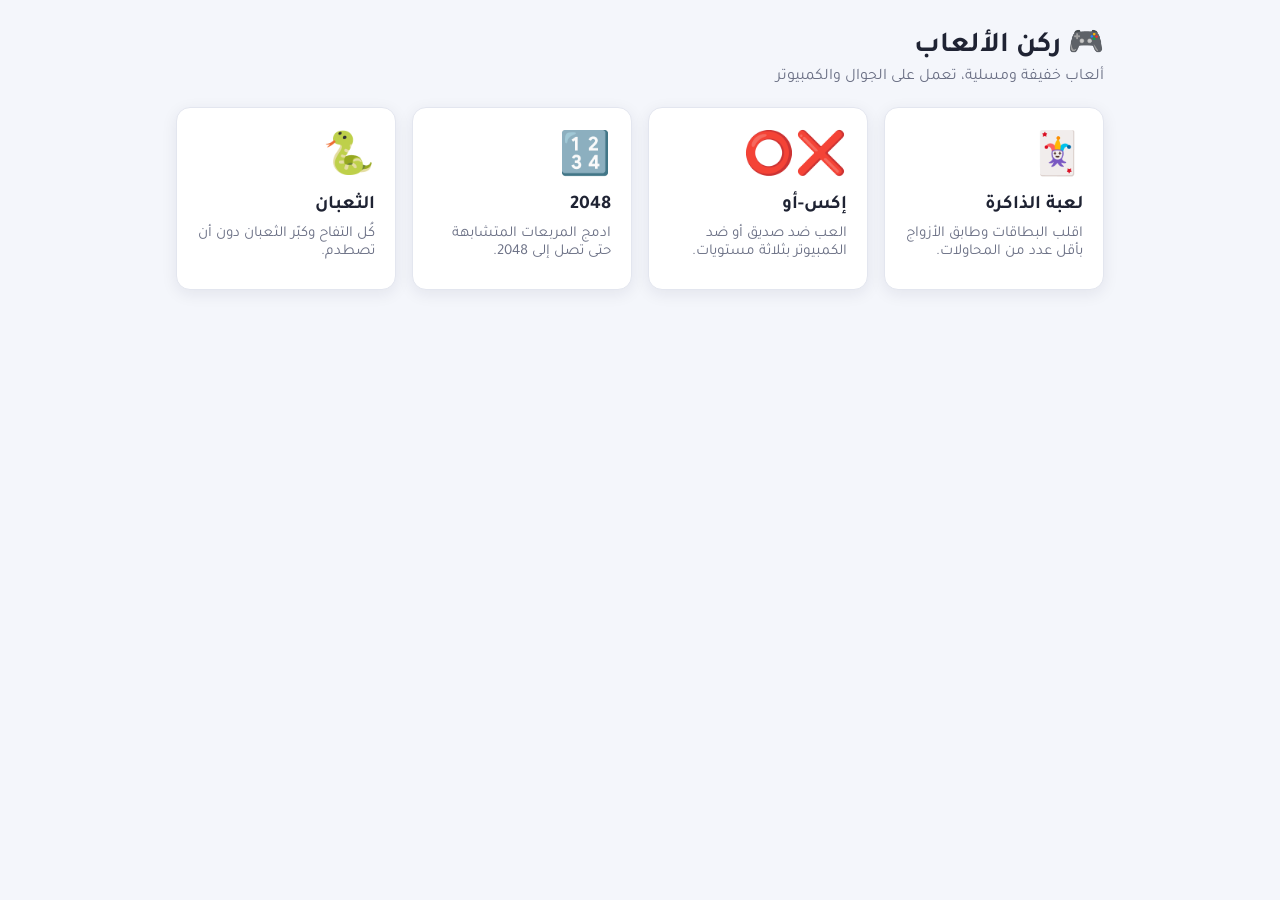
<file: games/index.html>
<!doctype html>
<html lang="ar" dir="rtl">
  <head>
    <meta charset="utf-8" />
    <meta name="viewport" content="width=device-width, initial-scale=1" />
    <title>ركن الألعاب</title>
    <link rel="preconnect" href="https://fonts.googleapis.com" />
    <link href="https://fonts.googleapis.com/css2?family=Tajawal:wght@400;700&display=swap" rel="stylesheet" />
    <link rel="stylesheet" href="style.css" />
  </head>
  <body>
    <div class="container">
      <header class="top">
        <div>
          <h1>🎮 ركن الألعاب</h1>
          <p class="subtitle">ألعاب خفيفة ومسلية، تعمل على الجوال والكمبيوتر</p>
        </div>
      </header>

      <div class="grid">
        <a class="game-card" href="memory.html">
          <div class="icon">🃏</div>
          <h2>لعبة الذاكرة</h2>
          <p>اقلب البطاقات وطابق الأزواج بأقل عدد من المحاولات.</p>
          <div class="best" data-best="memory" data-label="أفضل نتيجة: " data-suffix=" محاولة"></div>
        </a>
        <a class="game-card" href="tictactoe.html">
          <div class="icon">❌⭕</div>
          <h2>إكس-أو</h2>
          <p>العب ضد صديق أو ضد الكمبيوتر بثلاثة مستويات.</p>
        </a>
        <a class="game-card" href="2048.html">
          <div class="icon">🔢</div>
          <h2>2048</h2>
          <p>ادمج المربعات المتشابهة حتى تصل إلى 2048.</p>
          <div class="best" data-best="2048" data-label="أعلى نتيجة: "></div>
        </a>
        <a class="game-card" href="snake.html">
          <div class="icon">🐍</div>
          <h2>الثعبان</h2>
          <p>كُل التفاح وكبّر الثعبان دون أن تصطدم.</p>
          <div class="best" data-best="snake" data-label="أعلى نتيجة: "></div>
        </a>
      </div>
    </div>

    <script src="storage.js"></script>
    <script>
      document.querySelectorAll('[data-best]').forEach(function (el) {
        var best = GameStore.get(el.dataset.best + ':best', null);
        if (best !== null) el.textContent = el.dataset.label + best + (el.dataset.suffix || '');
      });
    </script>
  </body>
</html>
</file>
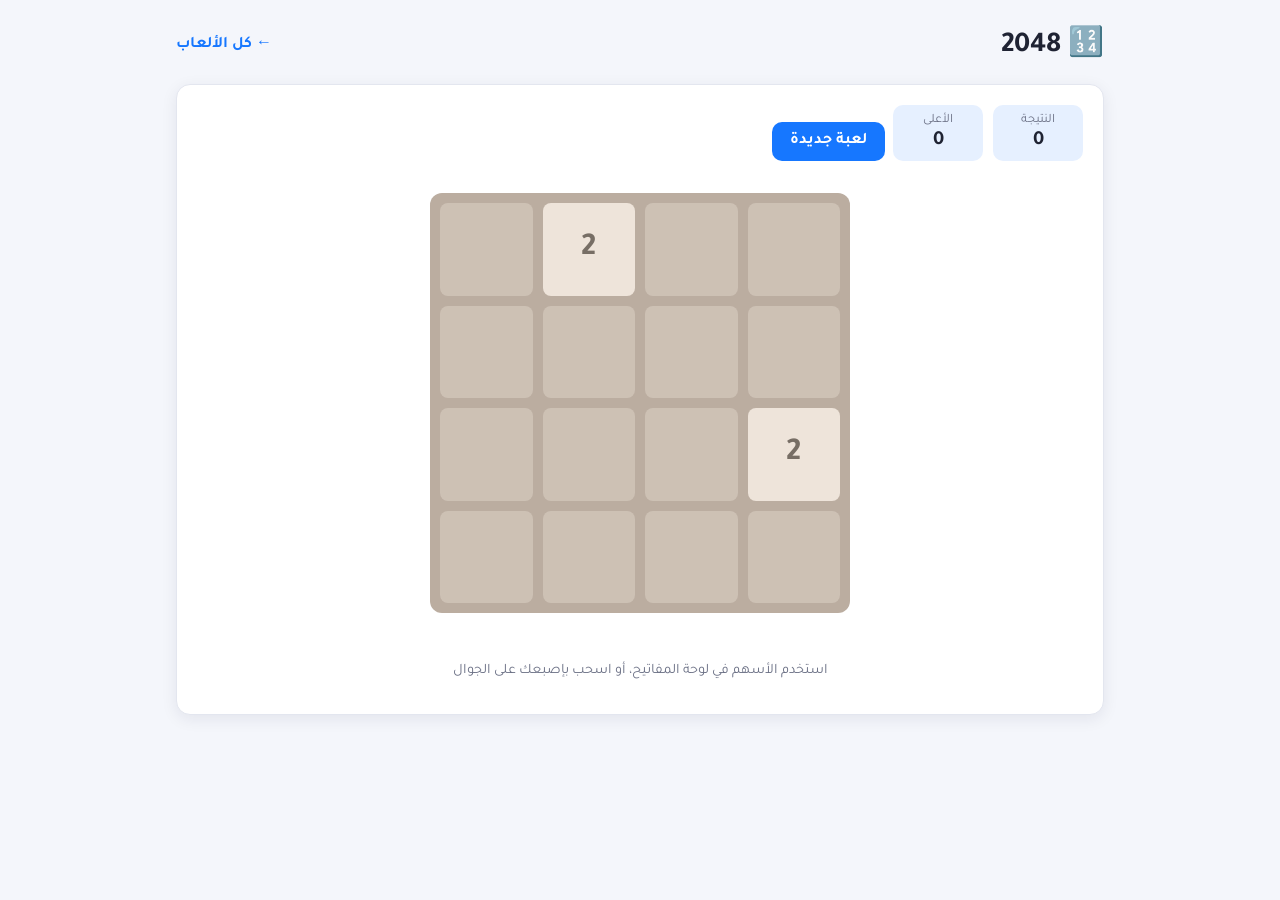
<file: games/2048.html>
<!doctype html>
<html lang="ar" dir="rtl">
  <head>
    <meta charset="utf-8" />
    <meta name="viewport" content="width=device-width, initial-scale=1" />
    <title>لعبة 2048</title>
    <link href="https://fonts.googleapis.com/css2?family=Tajawal:wght@400;700&display=swap" rel="stylesheet" />
    <link rel="stylesheet" href="style.css" />
    <style>
      .board {
        display: grid;
        grid-template-columns: repeat(4, 1fr);
        gap: 10px;
        background: #bbada0;
        padding: 10px;
        border-radius: 12px;
        max-width: 420px;
        margin: 0 auto;
        touch-action: none;
        direction: ltr;
      }
      .tile {
        aspect-ratio: 1;
        border-radius: 8px;
        background: rgba(238, 228, 218, 0.35);
        display: flex;
        align-items: center;
        justify-content: center;
        font-weight: 700;
        font-size: clamp(1.2rem, 7vw, 2rem);
        color: #776e65;
      }
      .tile.pop {
        animation: pop 0.15s ease-out;
      }
      @keyframes pop {
        from { transform: scale(0.6); }
        to { transform: scale(1); }
      }
      .t2 { background: #eee4da; }
      .t4 { background: #ede0c8; }
      .t8 { background: #f2b179; color: #fff; }
      .t16 { background: #f59563; color: #fff; }
      .t32 { background: #f67c5f; color: #fff; }
      .t64 { background: #f65e3b; color: #fff; }
      .t128 { background: #edcf72; color: #fff; font-size: clamp(1rem, 6vw, 1.7rem); }
      .t256 { background: #edcc61; color: #fff; font-size: clamp(1rem, 6vw, 1.7rem); }
      .t512 { background: #edc850; color: #fff; font-size: clamp(1rem, 6vw, 1.7rem); }
      .t1024 { background: #edc53f; color: #fff; font-size: clamp(0.9rem, 5vw, 1.4rem); }
      .t2048 { background: #edc22e; color: #fff; font-size: clamp(0.9rem, 5vw, 1.4rem); }
      .tbig { background: #3c3a32; color: #fff; font-size: clamp(0.9rem, 5vw, 1.4rem); }
    </style>
  </head>
  <body>
    <div class="container">
      <header class="top">
        <h1>🔢 2048</h1>
        <a class="back" href="index.html">← كل الألعاب</a>
      </header>
      <div class="panel">
        <div class="toolbar">
          <div class="stats">
            <div class="stat"><span>النتيجة</span><b id="score">0</b></div>
            <div class="stat"><span>الأعلى</span><b id="best">0</b></div>
          </div>
          <button class="btn" id="restart">لعبة جديدة</button>
        </div>
        <div class="board" id="board"></div>
        <p class="message" id="msg"></p>
        <p class="help">استخدم الأسهم في لوحة المفاتيح، أو اسحب بإصبعك على الجوال</p>
      </div>
    </div>
    <script src="storage.js"></script>
    <script>
      var N = 4;
      var boardEl = document.getElementById('board');
      var scoreEl = document.getElementById('score');
      var bestEl = document.getElementById('best');
      var msg = document.getElementById('msg');
      var tiles = [];
      var grid, score, best, won, over, fresh;

      for (var i = 0; i < N * N; i++) {
        var t = document.createElement('div');
        t.className = 'tile';
        boardEl.appendChild(t);
        tiles.push(t);
      }

      function addRandom() {
        var empty = [];
        grid.forEach(function (v, j) {
          if (!v) empty.push(j);
        });
        if (!empty.length) return;
        var idx = empty[Math.floor(Math.random() * empty.length)];
        grid[idx] = Math.random() < 0.9 ? 2 : 4;
        fresh = idx;
      }

      function render() {
        grid.forEach(function (v, j) {
          var tile = tiles[j];
          tile.textContent = v || '';
          tile.className = 'tile' + (v ? (v > 2048 ? ' tbig' : ' t' + v) : '') + (j === fresh ? ' pop' : '');
        });
        scoreEl.textContent = score;
        bestEl.textContent = best;
      }

      // Slide one row toward index 0, merging equal neighbours once.
      function slide(row) {
        var vals = row.filter(Boolean);
        var out = [];
        for (var k = 0; k < vals.length; k++) {
          if (vals[k] === vals[k + 1]) {
            out.push(vals[k] * 2);
            score += vals[k] * 2;
            if (vals[k] * 2 === 2048) won = true;
            k++;
          } else {
            out.push(vals[k]);
          }
        }
        while (out.length < N) out.push(0);
        return out;
      }

      // dir: 0 left, 1 right, 2 up, 3 down
      function lineIndices(dir, n) {
        var idx = [];
        for (var k = 0; k < N; k++) {
          if (dir === 0) idx.push(n * N + k);
          if (dir === 1) idx.push(n * N + (N - 1 - k));
          if (dir === 2) idx.push(k * N + n);
          if (dir === 3) idx.push((N - 1 - k) * N + n);
        }
        return idx;
      }

      function move(dir) {
        if (over) return;
        var before = grid.join(',');
        var hadWon = won;
        for (var n = 0; n < N; n++) {
          var idx = lineIndices(dir, n);
          var row = slide(idx.map(function (j) { return grid[j]; }));
          idx.forEach(function (j, k) { grid[j] = row[k]; });
        }
        if (grid.join(',') === before) return;
        addRandom();
        if (score > best) {
          best = score;
          GameStore.set('2048:best', best);
        }
        render();
        if (won && !hadWon) msg.textContent = '🏆 وصلت إلى 2048! يمكنك الاستمرار';
        if (!canMove()) {
          over = true;
          msg.textContent = '😅 انتهت اللعبة! نتيجتك ' + score;
        }
      }

      function canMove() {
        for (var j = 0; j < N * N; j++) {
          if (!grid[j]) return true;
          if (j % N < N - 1 && grid[j] === grid[j + 1]) return true;
          if (j + N < N * N && grid[j] === grid[j + N]) return true;
        }
        return false;
      }

      function start() {
        grid = Array(N * N).fill(0);
        score = 0;
        won = false;
        over = false;
        best = GameStore.get('2048:best', 0);
        msg.textContent = '';
        addRandom();
        addRandom();
        render();
      }

      var KEYS = { ArrowLeft: 0, ArrowRight: 1, ArrowUp: 2, ArrowDown: 3 };
      document.addEventListener('keydown', function (e) {
        if (e.key in KEYS) {
          e.preventDefault();
          move(KEYS[e.key]);
        }
      });

      var sx, sy;
      boardEl.addEventListener('touchstart', function (e) {
        sx = e.touches[0].clientX;
        sy = e.touches[0].clientY;
      }, { passive: true });
      boardEl.addEventListener('touchend', function (e) {
        var dx = e.changedTouches[0].clientX - sx;
        var dy = e.changedTouches[0].clientY - sy;
        if (Math.max(Math.abs(dx), Math.abs(dy)) < 25) return;
        if (Math.abs(dx) > Math.abs(dy)) move(dx > 0 ? 1 : 0);
        else move(dy > 0 ? 3 : 2);
      });

      document.getElementById('restart').addEventListener('click', start);
      start();
    </script>
  </body>
</html>
</file>
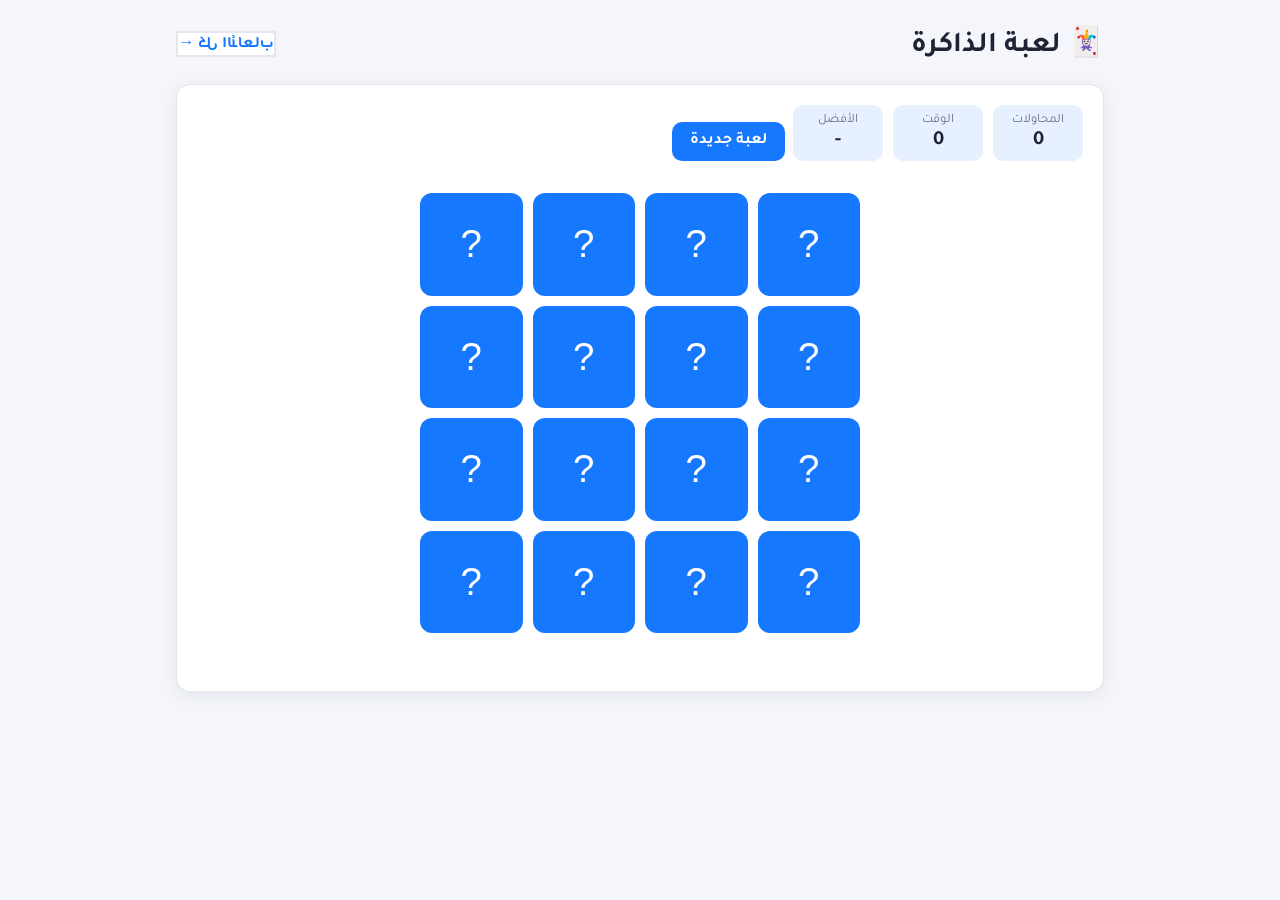
<file: games/memory.html>
<!doctype html>
<html lang="ar" dir="rtl">
  <head>
    <meta charset="utf-8" />
    <meta name="viewport" content="width=device-width, initial-scale=1" />
    <title>لعبة الذاكرة</title>
    <link href="https://fonts.googleapis.com/css2?family=Tajawal:wght@400;700&display=swap" rel="stylesheet" />
    <link rel="stylesheet" href="style.css" />
    <style>
      .board {
        display: grid;
        grid-template-columns: repeat(4, 1fr);
        gap: 10px;
        max-width: 440px;
        margin: 0 auto;
      }
      .card {
        aspect-ratio: 1;
        perspective: 600px;
        cursor: pointer;
        border: none;
        background: none;
        padding: 0;
      }
      .card .inner {
        position: relative;
        width: 100%;
        height: 100%;
        transition: transform 0.35s;
        transform-style: preserve-3d;
      }
      .card.open .inner,
      .card.matched .inner {
        transform: rotateY(180deg);
      }
      .face {
        position: absolute;
        inset: 0;
        border-radius: 12px;
        display: flex;
        align-items: center;
        justify-content: center;
        backface-visibility: hidden;
        font-size: clamp(1.6rem, 8vw, 2.4rem);
      }
      .front {
        background: var(--primary);
        color: #fff;
      }
      .back {
        background: var(--card);
        border: 2px solid var(--border);
        transform: rotateY(180deg);
      }
      .card.matched .back {
        border-color: var(--success);
        background: rgba(82, 196, 26, 0.12);
      }
    </style>
  </head>
  <body>
    <div class="container">
      <header class="top">
        <h1>🃏 لعبة الذاكرة</h1>
        <a class="back" href="index.html">← كل الألعاب</a>
      </header>
      <div class="panel">
        <div class="toolbar">
          <div class="stats">
            <div class="stat"><span>المحاولات</span><b id="moves">0</b></div>
            <div class="stat"><span>الوقت</span><b id="time">0</b></div>
            <div class="stat"><span>الأفضل</span><b id="best">-</b></div>
          </div>
          <button class="btn" id="restart">لعبة جديدة</button>
        </div>
        <div class="board" id="board"></div>
        <p class="message" id="msg"></p>
      </div>
    </div>
    <script src="storage.js"></script>
    <script>
      var EMOJIS = ['🍎', '🚗', '🐱', '⚽', '🌙', '🎈', '🍕', '🦋'];
      var board = document.getElementById('board');
      var movesEl = document.getElementById('moves');
      var timeEl = document.getElementById('time');
      var bestEl = document.getElementById('best');
      var msg = document.getElementById('msg');
      var first, lock, moves, matched, seconds, timer;

      function shuffle(arr) {
        for (var i = arr.length - 1; i > 0; i--) {
          var j = Math.floor(Math.random() * (i + 1));
          var t = arr[i];
          arr[i] = arr[j];
          arr[j] = t;
        }
        return arr;
      }

      function showBest() {
        var best = GameStore.get('memory:best', null);
        bestEl.textContent = best === null ? '-' : best;
      }

      function start() {
        clearInterval(timer);
        timer = null;
        first = null;
        lock = false;
        moves = 0;
        matched = 0;
        seconds = 0;
        movesEl.textContent = '0';
        timeEl.textContent = '0';
        msg.textContent = '';
        board.innerHTML = '';
        shuffle(EMOJIS.concat(EMOJIS)).forEach(function (emoji) {
          var card = document.createElement('button');
          card.className = 'card';
          card.dataset.emoji = emoji;
          card.setAttribute('aria-label', 'بطاقة');
          card.innerHTML =
            '<div class="inner"><div class="face front">?</div><div class="face back">' + emoji + '</div></div>';
          card.addEventListener('click', function () {
            flip(card);
          });
          board.appendChild(card);
        });
        showBest();
      }

      function flip(card) {
        if (lock || card === first || card.classList.contains('matched')) return;
        if (!timer) {
          timer = setInterval(function () {
            timeEl.textContent = ++seconds;
          }, 1000);
        }
        card.classList.add('open');
        if (!first) {
          first = card;
          return;
        }
        moves++;
        movesEl.textContent = moves;
        if (first.dataset.emoji === card.dataset.emoji) {
          first.classList.add('matched');
          card.classList.add('matched');
          first = null;
          matched += 2;
          if (matched === EMOJIS.length * 2) win();
        } else {
          lock = true;
          var a = first;
          first = null;
          setTimeout(function () {
            a.classList.remove('open');
            card.classList.remove('open');
            lock = false;
          }, 800);
        }
      }

      function win() {
        clearInterval(timer);
        var best = GameStore.get('memory:best', null);
        if (best === null || moves < best) {
          GameStore.set('memory:best', moves);
          msg.textContent = '🎉 رقم قياسي جديد! أنهيت اللعبة في ' + moves + ' محاولة';
        } else {
          msg.textContent = '👏 أحسنت! أنهيت اللعبة في ' + moves + ' محاولة و' + seconds + ' ثانية';
        }
        showBest();
      }

      document.getElementById('restart').addEventListener('click', start);
      start();
    </script>
  </body>
</html>
</file>
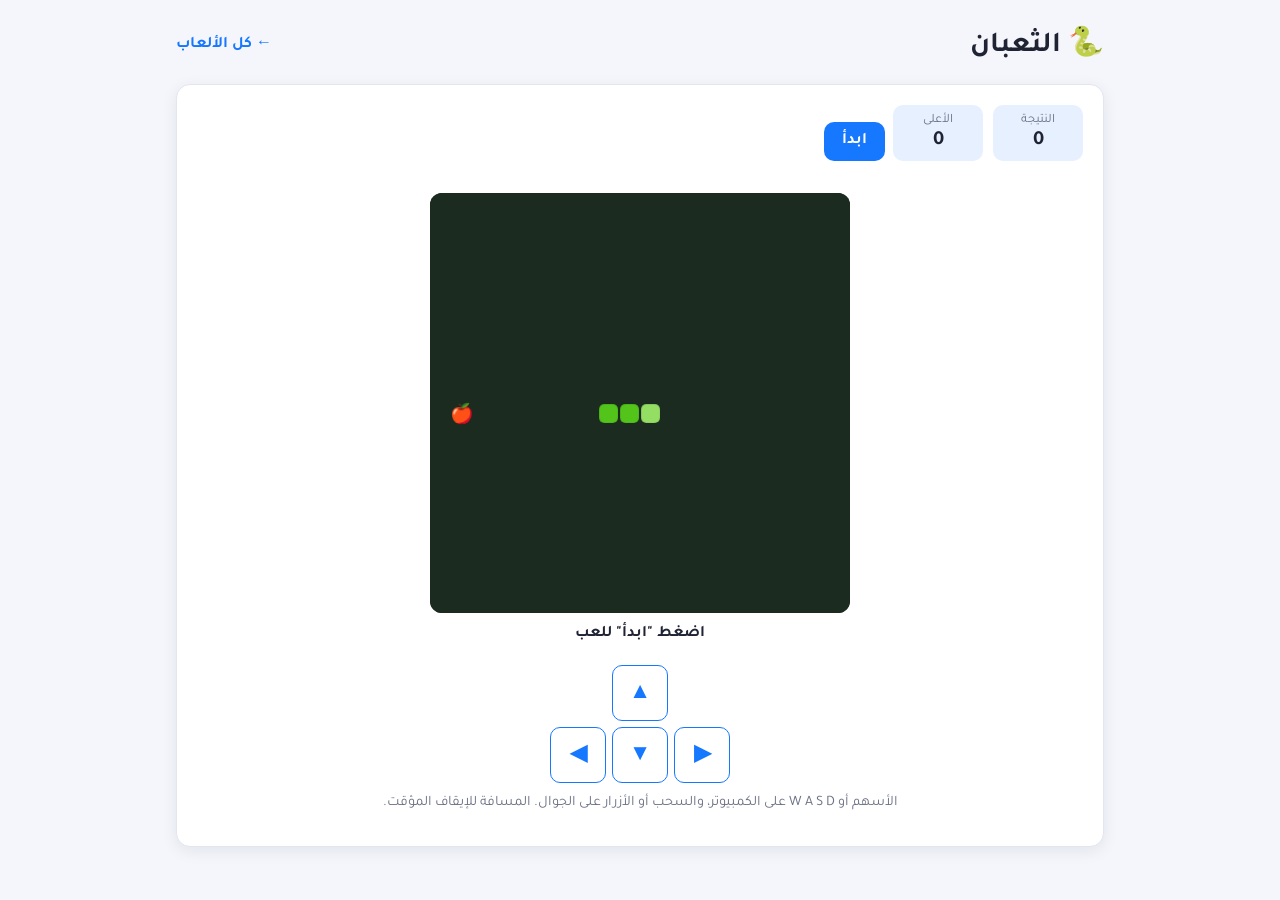
<file: games/snake.html>
<!doctype html>
<html lang="ar" dir="rtl">
  <head>
    <meta charset="utf-8" />
    <meta name="viewport" content="width=device-width, initial-scale=1" />
    <title>لعبة الثعبان</title>
    <link href="https://fonts.googleapis.com/css2?family=Tajawal:wght@400;700&display=swap" rel="stylesheet" />
    <link rel="stylesheet" href="style.css" />
    <style>
      canvas {
        display: block;
        width: 100%;
        max-width: 420px;
        aspect-ratio: 1;
        margin: 0 auto;
        border-radius: 12px;
        background: #1b2b1f;
        touch-action: none;
      }
      .pad {
        display: grid;
        grid-template-columns: repeat(3, 56px);
        gap: 6px;
        justify-content: center;
        margin-top: 14px;
        direction: ltr;
      }
      .pad button {
        height: 56px;
        font-size: 1.4rem;
        padding: 0;
      }
    </style>
  </head>
  <body>
    <div class="container">
      <header class="top">
        <h1>🐍 الثعبان</h1>
        <a class="back" href="index.html">← كل الألعاب</a>
      </header>
      <div class="panel">
        <div class="toolbar">
          <div class="stats">
            <div class="stat"><span>النتيجة</span><b id="score">0</b></div>
            <div class="stat"><span>الأعلى</span><b id="best">0</b></div>
          </div>
          <button class="btn" id="start">ابدأ</button>
        </div>
        <canvas id="c" width="400" height="400"></canvas>
        <p class="message" id="msg">اضغط "ابدأ" للعب</p>
        <div class="pad">
          <span></span><button class="btn ghost" data-d="up">▲</button><span></span>
          <button class="btn ghost" data-d="left">◀</button>
          <button class="btn ghost" data-d="down">▼</button>
          <button class="btn ghost" data-d="right">▶</button>
        </div>
        <p class="help">الأسهم أو W A S D على الكمبيوتر، والسحب أو الأزرار على الجوال. المسافة للإيقاف المؤقت.</p>
      </div>
    </div>
    <script src="storage.js"></script>
    <script>
      var SIZE = 20;
      var CELL = 400 / SIZE;
      var canvas = document.getElementById('c');
      var ctx = canvas.getContext('2d');
      var scoreEl = document.getElementById('score');
      var bestEl = document.getElementById('best');
      var msg = document.getElementById('msg');
      var DIRS = { up: [0, -1], down: [0, 1], left: [-1, 0], right: [1, 0] };
      var snake, dir, queue, food, score, best, timer, running, paused;

      best = GameStore.get('snake:best', 0);
      bestEl.textContent = best;

      function placeFood() {
        do {
          food = [Math.floor(Math.random() * SIZE), Math.floor(Math.random() * SIZE)];
        } while (snake.some(function (s) { return s[0] === food[0] && s[1] === food[1]; }));
      }

      // ctx.roundRect is missing in older Safari / in-app browsers, so draw the corners by hand.
      function roundedSquare(x, y, size, r) {
        ctx.beginPath();
        ctx.moveTo(x + r, y);
        ctx.arcTo(x + size, y, x + size, y + size, r);
        ctx.arcTo(x + size, y + size, x, y + size, r);
        ctx.arcTo(x, y + size, x, y, r);
        ctx.arcTo(x, y, x + size, y, r);
        ctx.closePath();
        ctx.fill();
      }

      function draw() {
        ctx.fillStyle = '#1b2b1f';
        ctx.fillRect(0, 0, 400, 400);
        ctx.font = CELL * 0.9 + 'px sans-serif';
        ctx.textAlign = 'center';
        ctx.textBaseline = 'middle';
        ctx.fillText('🍎', food[0] * CELL + CELL / 2, food[1] * CELL + CELL / 2 + 1);
        snake.forEach(function (s, i) {
          ctx.fillStyle = i === 0 ? '#95de64' : '#52c41a';
          roundedSquare(s[0] * CELL + 1, s[1] * CELL + 1, CELL - 2, 5);
        });
      }

      function speed() {
        return Math.max(60, 150 - score * 3);
      }

      function tick() {
        if (queue.length) dir = queue.shift();
        var head = [snake[0][0] + dir[0], snake[0][1] + dir[1]];
        var hitWall = head[0] < 0 || head[1] < 0 || head[0] >= SIZE || head[1] >= SIZE;
        var hitSelf = snake.some(function (s) { return s[0] === head[0] && s[1] === head[1]; });
        if (hitWall || hitSelf) return gameOver();
        snake.unshift(head);
        if (head[0] === food[0] && head[1] === food[1]) {
          score++;
          scoreEl.textContent = score;
          placeFood();
          clearInterval(timer);
          timer = setInterval(tick, speed());
        } else {
          snake.pop();
        }
        draw();
      }

      function start() {
        clearInterval(timer);
        snake = [[10, 10], [9, 10], [8, 10]];
        dir = DIRS.right;
        queue = [];
        score = 0;
        scoreEl.textContent = '0';
        running = true;
        paused = false;
        msg.textContent = '';
        placeFood();
        draw();
        timer = setInterval(tick, speed());
        canvas.focus();
      }

      function gameOver() {
        clearInterval(timer);
        running = false;
        if (score > best) {
          best = score;
          GameStore.set('snake:best', best);
          bestEl.textContent = best;
          msg.textContent = '🎉 رقم قياسي جديد: ' + score;
        } else {
          msg.textContent = '💥 انتهت اللعبة! نتيجتك ' + score;
        }
        document.getElementById('start').textContent = 'العب مجدداً';
      }

      function turn(name) {
        if (!running) return;
        var d = DIRS[name];
        var last = queue.length ? queue[queue.length - 1] : dir;
        if (d[0] === -last[0] && d[1] === -last[1]) return;
        if (d === last) return;
        if (queue.length < 3) queue.push(d);
      }

      function togglePause() {
        if (!running) return;
        paused = !paused;
        if (paused) {
          clearInterval(timer);
          msg.textContent = '⏸ إيقاف مؤقت';
        } else {
          msg.textContent = '';
          timer = setInterval(tick, speed());
        }
      }

      var KEYS = {
        ArrowUp: 'up', ArrowDown: 'down', ArrowLeft: 'left', ArrowRight: 'right',
        w: 'up', s: 'down', a: 'left', d: 'right',
      };
      document.addEventListener('keydown', function (e) {
        var k = KEYS[e.key] || KEYS[e.key.toLowerCase()];
        if (k) {
          e.preventDefault();
          turn(k);
        } else if (e.key === ' ') {
          e.preventDefault();
          if (running) togglePause();
          else start();
        }
      });

      document.querySelectorAll('.pad button').forEach(function (b) {
        b.addEventListener('click', function () {
          turn(b.dataset.d);
        });
      });

      var sx, sy;
      canvas.addEventListener('touchstart', function (e) {
        sx = e.touches[0].clientX;
        sy = e.touches[0].clientY;
      }, { passive: true });
      canvas.addEventListener('touchend', function (e) {
        var dx = e.changedTouches[0].clientX - sx;
        var dy = e.changedTouches[0].clientY - sy;
        if (Math.max(Math.abs(dx), Math.abs(dy)) < 20) return;
        if (Math.abs(dx) > Math.abs(dy)) turn(dx > 0 ? 'right' : 'left');
        else turn(dy > 0 ? 'down' : 'up');
      });

      document.getElementById('start').addEventListener('click', start);

      snake = [[10, 10], [9, 10], [8, 10]];
      placeFood();
      draw();
    </script>
  </body>
</html>
</file>
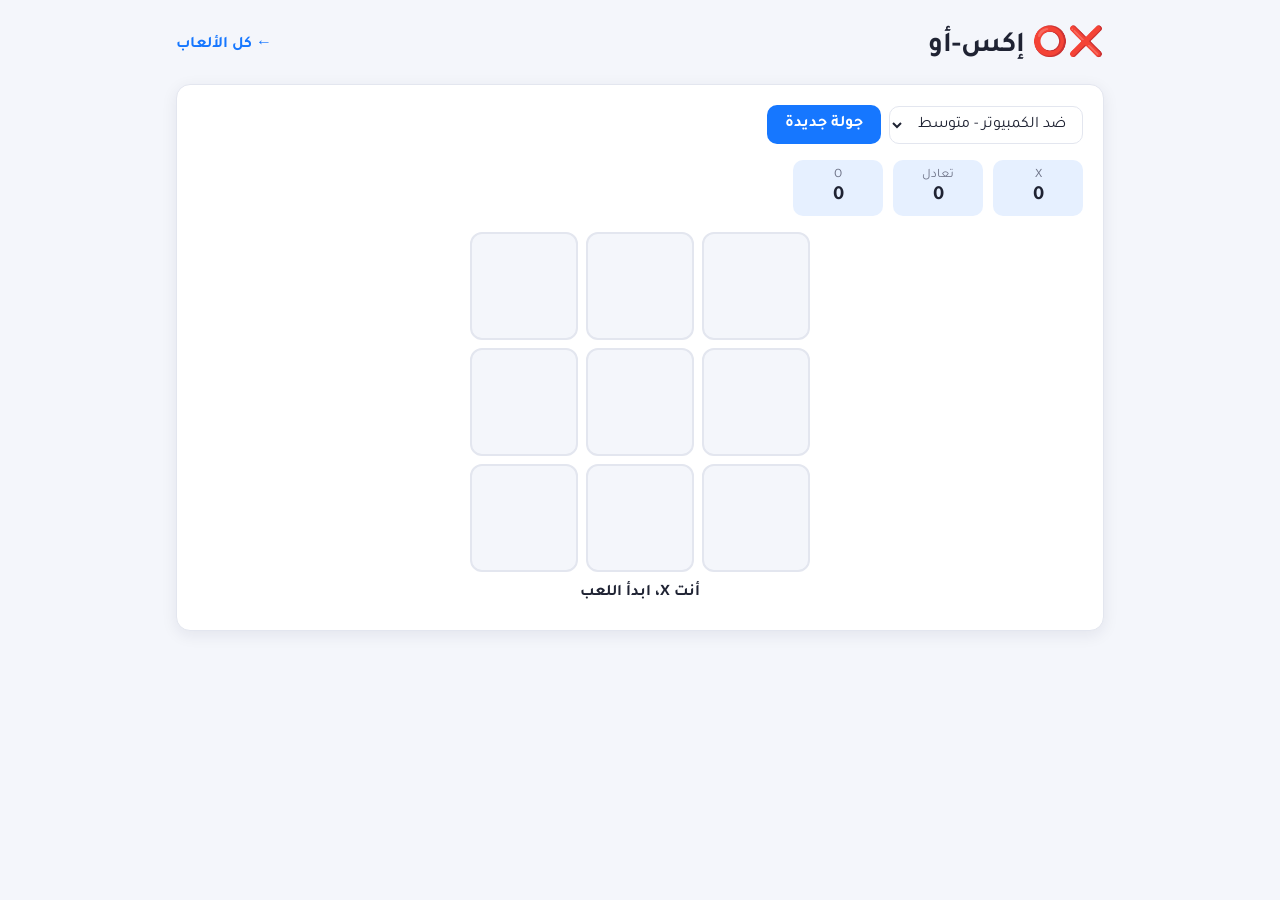
<file: games/tictactoe.html>
<!doctype html>
<html lang="ar" dir="rtl">
  <head>
    <meta charset="utf-8" />
    <meta name="viewport" content="width=device-width, initial-scale=1" />
    <title>إكس-أو</title>
    <link href="https://fonts.googleapis.com/css2?family=Tajawal:wght@400;700&display=swap" rel="stylesheet" />
    <link rel="stylesheet" href="style.css" />
    <style>
      .board {
        display: grid;
        grid-template-columns: repeat(3, 1fr);
        gap: 8px;
        max-width: 340px;
        margin: 0 auto;
        direction: ltr;
      }
      .cell {
        aspect-ratio: 1;
        border: 2px solid var(--border);
        background: var(--bg);
        border-radius: 12px;
        font-size: clamp(2.4rem, 14vw, 3.6rem);
        font-weight: 700;
        cursor: pointer;
        color: var(--text);
        font-family: inherit;
      }
      .cell.x {
        color: var(--primary);
      }
      .cell.o {
        color: var(--accent);
      }
      .cell.win {
        background: rgba(82, 196, 26, 0.18);
        border-color: var(--success);
      }
      select {
        font: inherit;
        padding: 9px 12px;
        border-radius: 10px;
        border: 1px solid var(--border);
        background: var(--card);
        color: var(--text);
      }
    </style>
  </head>
  <body>
    <div class="container">
      <header class="top">
        <h1>❌⭕ إكس-أو</h1>
        <a class="back" href="index.html">← كل الألعاب</a>
      </header>
      <div class="panel">
        <div class="toolbar">
          <select id="mode" aria-label="نمط اللعب">
            <option value="easy">ضد الكمبيوتر - سهل</option>
            <option value="medium" selected>ضد الكمبيوتر - متوسط</option>
            <option value="hard">ضد الكمبيوتر - صعب</option>
            <option value="pvp">لاعبان</option>
          </select>
          <button class="btn" id="restart">جولة جديدة</button>
        </div>
        <div class="stats">
          <div class="stat"><span>X</span><b id="sx">0</b></div>
          <div class="stat"><span>تعادل</span><b id="sd">0</b></div>
          <div class="stat"><span>O</span><b id="so">0</b></div>
        </div>
        <div class="board" id="board"></div>
        <p class="message" id="msg"></p>
      </div>
    </div>
    <script>
      var LINES = [
        [0, 1, 2], [3, 4, 5], [6, 7, 8],
        [0, 3, 6], [1, 4, 7], [2, 5, 8],
        [0, 4, 8], [2, 4, 6],
      ];
      var boardEl = document.getElementById('board');
      var msg = document.getElementById('msg');
      var modeEl = document.getElementById('mode');
      var score = { X: 0, O: 0, D: 0 };
      var cells = [];
      var state, turn, over;

      for (var i = 0; i < 9; i++) {
        var c = document.createElement('button');
        c.className = 'cell';
        c.dataset.i = i;
        c.addEventListener('click', function (e) {
          play(+e.currentTarget.dataset.i, true);
        });
        boardEl.appendChild(c);
        cells.push(c);
      }

      function winner(b) {
        for (var k = 0; k < LINES.length; k++) {
          var l = LINES[k];
          if (b[l[0]] && b[l[0]] === b[l[1]] && b[l[0]] === b[l[2]]) return { player: b[l[0]], line: l };
        }
        return b.indexOf(null) === -1 ? { player: 'D' } : null;
      }

      function minimax(b, player) {
        var w = winner(b);
        if (w) return { score: w.player === 'O' ? 10 : w.player === 'X' ? -10 : 0 };
        var best = { score: player === 'O' ? -Infinity : Infinity };
        for (var j = 0; j < 9; j++) {
          if (b[j]) continue;
          b[j] = player;
          var s = minimax(b, player === 'O' ? 'X' : 'O').score;
          b[j] = null;
          if (player === 'O' ? s > best.score : s < best.score) best = { score: s, move: j };
        }
        return best;
      }

      function aiMove() {
        var empty = [];
        state.forEach(function (v, j) {
          if (!v) empty.push(j);
        });
        var mode = modeEl.value;
        var random = mode === 'easy' ? 1 : mode === 'medium' ? 0.4 : 0;
        if (Math.random() < random) return empty[Math.floor(Math.random() * empty.length)];
        return minimax(state.slice(), 'O').move;
      }

      function render() {
        cells.forEach(function (c, j) {
          c.textContent = state[j] || '';
          c.className = 'cell' + (state[j] ? ' ' + state[j].toLowerCase() : '');
        });
      }

      function play(idx, byHuman) {
        if (over || state[idx]) return;
        if (byHuman && modeEl.value !== 'pvp' && turn === 'O') return;
        state[idx] = turn;
        turn = turn === 'X' ? 'O' : 'X';
        render();
        var w = winner(state);
        if (w) return finish(w);
        msg.textContent = 'الدور على: ' + turn;
        if (modeEl.value !== 'pvp' && turn === 'O') {
          setTimeout(function () {
            play(aiMove(), false);
          }, 350);
        }
      }

      function finish(w) {
        over = true;
        score[w.player]++;
        document.getElementById('sx').textContent = score.X;
        document.getElementById('so').textContent = score.O;
        document.getElementById('sd').textContent = score.D;
        if (w.player === 'D') {
          msg.textContent = '🤝 تعادل!';
          return;
        }
        w.line.forEach(function (j) {
          cells[j].classList.add('win');
        });
        if (modeEl.value === 'pvp') msg.textContent = '🎉 فاز اللاعب ' + w.player;
        else msg.textContent = w.player === 'X' ? '🎉 فزت!' : '🤖 فاز الكمبيوتر، حاول مرة أخرى';
      }

      function start() {
        state = Array(9).fill(null);
        turn = 'X';
        over = false;
        render();
        msg.textContent = modeEl.value === 'pvp' ? 'الدور على: X' : 'أنت X، ابدأ اللعب';
      }

      modeEl.addEventListener('change', function () {
        score = { X: 0, O: 0, D: 0 };
        ['sx', 'so', 'sd'].forEach(function (id) {
          document.getElementById(id).textContent = '0';
        });
        start();
      });
      document.getElementById('restart').addEventListener('click', start);
      start();
    </script>
  </body>
</html>
</file>
<file: games/style.css>
:root {
  --bg: #f4f6fb;
  --card: #ffffff;
  --text: #1f2333;
  --muted: #6b7085;
  --primary: #1677ff;
  --primary-soft: #e6f0ff;
  --accent: #ff7a45;
  --success: #52c41a;
  --border: #e3e6ef;
  --radius: 14px;
  --shadow: 0 4px 16px rgba(20, 30, 60, 0.08);
}

@media (prefers-color-scheme: dark) {
  :root {
    --bg: #141722;
    --card: #1e2230;
    --text: #e8eaf2;
    --muted: #9aa0b5;
    --primary: #4096ff;
    --primary-soft: #1d2b45;
    --border: #2c3144;
    --shadow: 0 4px 16px rgba(0, 0, 0, 0.35);
  }
}

* {
  box-sizing: border-box;
}

body {
  margin: 0;
  font-family: 'Tajawal', 'Segoe UI', Tahoma, sans-serif;
  background: var(--bg);
  color: var(--text);
  min-height: 100vh;
  -webkit-tap-highlight-color: transparent;
}

.container {
  max-width: 960px;
  margin: 0 auto;
  padding: 24px 16px 48px;
}

header.top {
  display: flex;
  align-items: center;
  justify-content: space-between;
  gap: 12px;
  margin-bottom: 20px;
  flex-wrap: wrap;
}

h1 {
  margin: 0;
  font-size: 1.8rem;
}

.subtitle {
  color: var(--muted);
  margin: 4px 0 0;
}

a.back {
  color: var(--primary);
  text-decoration: none;
  font-weight: 700;
}

.grid {
  display: grid;
  grid-template-columns: repeat(auto-fill, minmax(200px, 1fr));
  gap: 16px;
}

.game-card {
  background: var(--card);
  border: 1px solid var(--border);
  border-radius: var(--radius);
  box-shadow: var(--shadow);
  padding: 20px;
  text-decoration: none;
  color: inherit;
  display: flex;
  flex-direction: column;
  gap: 8px;
  transition: transform 0.15s, border-color 0.15s;
}

.game-card:hover {
  transform: translateY(-3px);
  border-color: var(--primary);
}

.game-card .icon {
  font-size: 2.6rem;
}

.game-card h2 {
  margin: 0;
  font-size: 1.2rem;
}

.game-card p {
  margin: 0;
  color: var(--muted);
  font-size: 0.95rem;
}

.game-card .best {
  margin-top: auto;
  font-size: 0.85rem;
  color: var(--primary);
  font-weight: 700;
}

.panel {
  background: var(--card);
  border: 1px solid var(--border);
  border-radius: var(--radius);
  box-shadow: var(--shadow);
  padding: 20px;
}

.stats {
  display: flex;
  gap: 10px;
  flex-wrap: wrap;
  margin-bottom: 16px;
}

.stat {
  background: var(--primary-soft);
  border-radius: 10px;
  padding: 8px 14px;
  min-width: 90px;
  text-align: center;
}

.stat span {
  display: block;
  font-size: 0.8rem;
  color: var(--muted);
}

.stat b {
  font-size: 1.25rem;
}

.btn {
  background: var(--primary);
  color: #fff;
  border: none;
  border-radius: 10px;
  padding: 10px 18px;
  font: inherit;
  font-weight: 700;
  cursor: pointer;
}

.btn.ghost {
  background: transparent;
  color: var(--primary);
  border: 1px solid var(--primary);
}

.btn:active {
  transform: scale(0.97);
}

.toolbar {
  display: flex;
  gap: 8px;
  flex-wrap: wrap;
  align-items: center;
  margin-bottom: 16px;
}

.message {
  min-height: 1.6em;
  font-weight: 700;
  text-align: center;
  margin: 12px 0 0;
}

.help {
  color: var(--muted);
  font-size: 0.9rem;
  text-align: center;
  margin-top: 12px;
}
</file>
